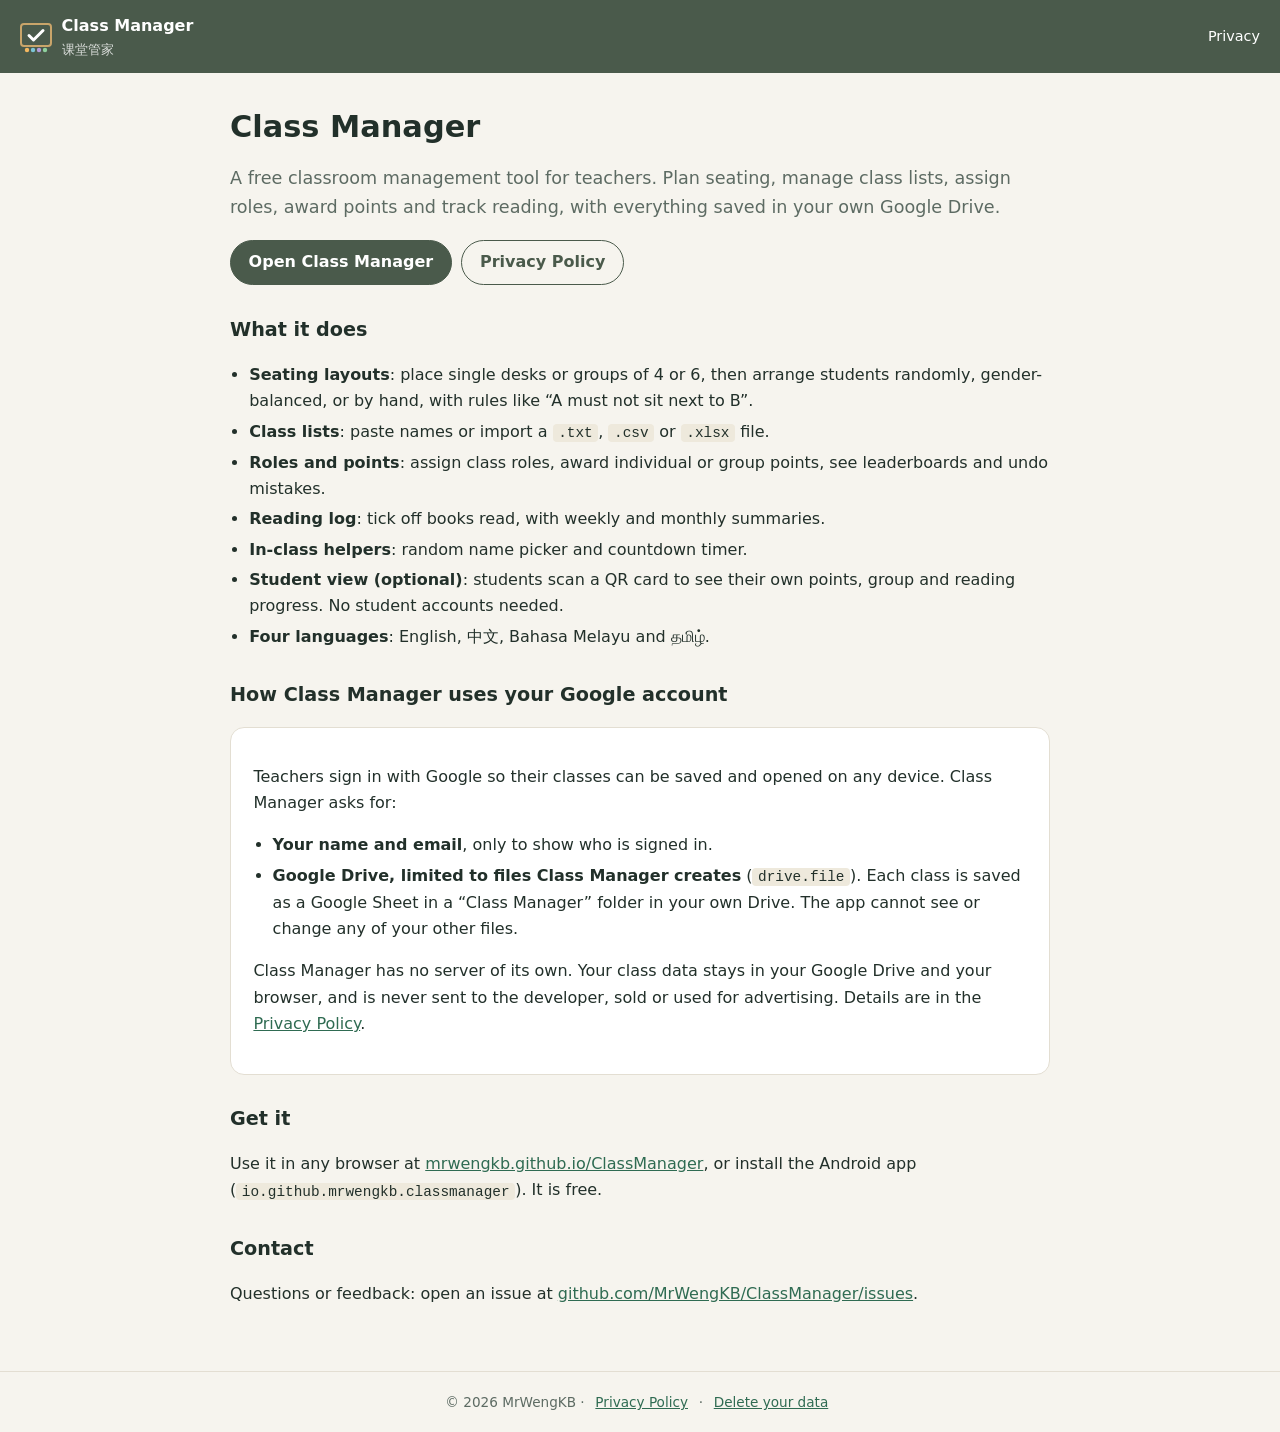
<file: classmanager/index.html>
<!doctype html>
<html lang="en">
<head>
  <meta charset="utf-8">
  <!-- GA-START: Google Analytics (removed when building children's Android apps) -->
  <script async src="https://www.googletagmanager.com/gtag/js?id=G-LVJJ4GY9FC"></script>
  <script>
    window.dataLayer = window.dataLayer || [];
    function gtag(){dataLayer.push(arguments);}
    gtag('js', new Date());
    gtag('config', 'G-LVJJ4GY9FC');
  </script>
  <!-- GA-END -->
  <meta name="viewport" content="width=device-width, initial-scale=1">
  <title>Class Manager · 课堂管家 · Classroom management for teachers</title>
  <meta name="description" content="Class Manager is a free classroom tool for teachers: seating plans, class lists, roles, points and reading logs, saved in your own Google Drive.">
  <link rel="icon" href="favicon.svg" type="image/svg+xml">
  <link rel="stylesheet" href="../style.css">
</head>
<body>
  <header class="top">
    <a href="./"><img src="favicon.svg" alt="" width="32" height="32"><div><b>Class Manager</b><small>课堂管家</small></div></a>
    <nav><a href="privacy.html">Privacy</a></nav>
  </header>
  <main>
    <h1>Class Manager</h1>
    <p class="lead">A free classroom management tool for teachers. Plan seating, manage class lists, assign roles, award points and track reading, with everything saved in your own Google Drive.</p>
    <div class="btns">
      <a class="btn primary" href="https://mrwengkb.github.io/ClassManager/">Open Class Manager</a>
      <a class="btn" href="privacy.html">Privacy Policy</a>
    </div>

    <h2>What it does</h2>
    <ul class="features">
      <li><b>Seating layouts</b>: place single desks or groups of 4 or 6, then arrange students randomly, gender-balanced, or by hand, with rules like “A must not sit next to B”.</li>
      <li><b>Class lists</b>: paste names or import a <code>.txt</code>, <code>.csv</code> or <code>.xlsx</code> file.</li>
      <li><b>Roles and points</b>: assign class roles, award individual or group points, see leaderboards and undo mistakes.</li>
      <li><b>Reading log</b>: tick off books read, with weekly and monthly summaries.</li>
      <li><b>In-class helpers</b>: random name picker and countdown timer.</li>
      <li><b>Student view (optional)</b>: students scan a QR card to see their own points, group and reading progress. No student accounts needed.</li>
      <li><b>Four languages</b>: English, 中文, Bahasa Melayu and தமிழ்.</li>
    </ul>

    <h2>How Class Manager uses your Google account</h2>
    <div class="card">
      <p>Teachers sign in with Google so their classes can be saved and opened on any device. Class Manager asks for:</p>
      <ul class="features">
        <li><b>Your name and email</b>, only to show who is signed in.</li>
        <li><b>Google Drive, limited to files Class Manager creates</b> (<code>drive.file</code>). Each class is saved as a Google Sheet in a “Class Manager” folder in your own Drive. The app cannot see or change any of your other files.</li>
      </ul>
      <p>Class Manager has no server of its own. Your class data stays in your Google Drive and your browser, and is never sent to the developer, sold or used for advertising. Details are in the <a href="privacy.html">Privacy Policy</a>.</p>
    </div>

    <h2>Get it</h2>
    <p>Use it in any browser at <a href="https://mrwengkb.github.io/ClassManager/">mrwengkb.github.io/ClassManager</a>, or install the Android app (<code>io.github.mrwengkb.classmanager</code>). It is free.</p>

    <h2>Contact</h2>
    <p>Questions or feedback: open an issue at <a href="https://github.com/MrWengKB/ClassManager/issues">github.com/MrWengKB/ClassManager/issues</a>.</p>
  </main>
  <footer class="site">© <span data-year>2026</span> MrWengKB · <a href="privacy.html">Privacy Policy</a> · <a href="https://mrwengkb.github.io/ClassManager/delete-account.html">Delete your data</a></footer>
  <script src="../js/main.js"></script>
</body>
</html>
</file>
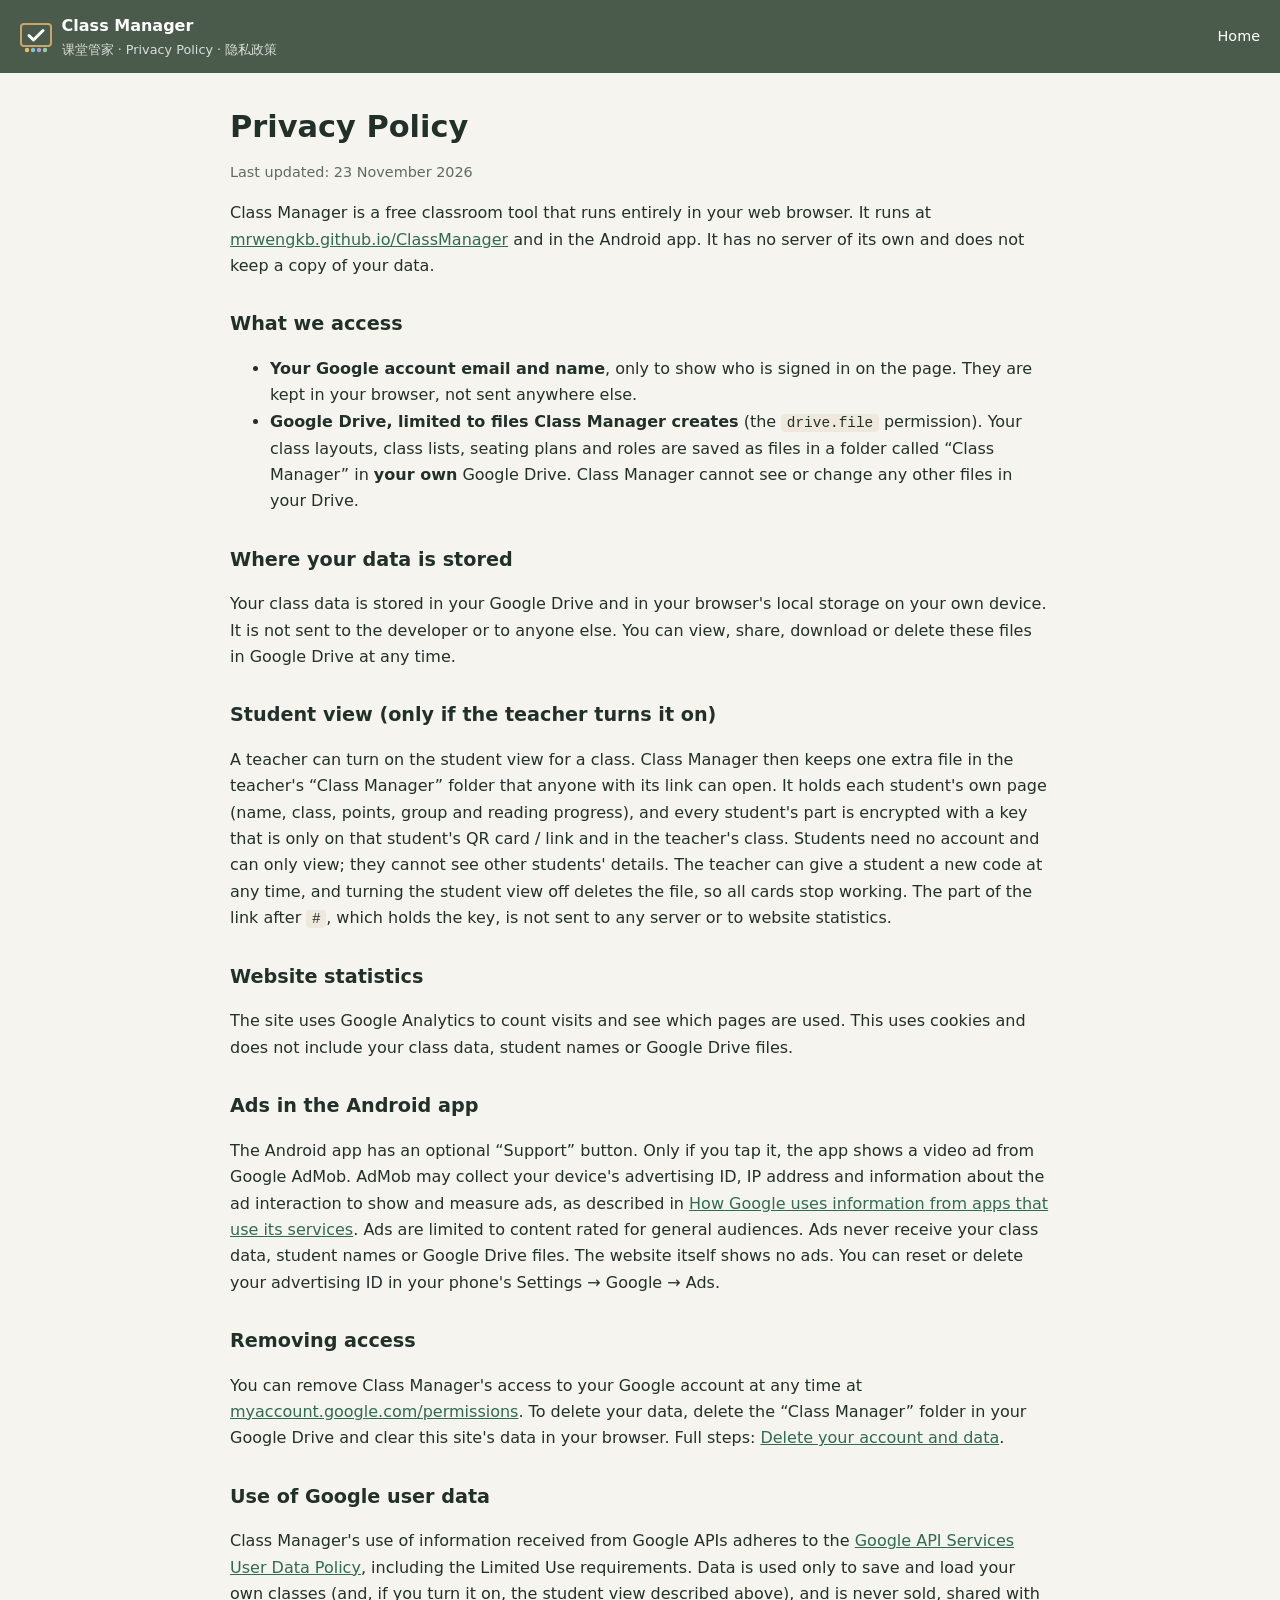
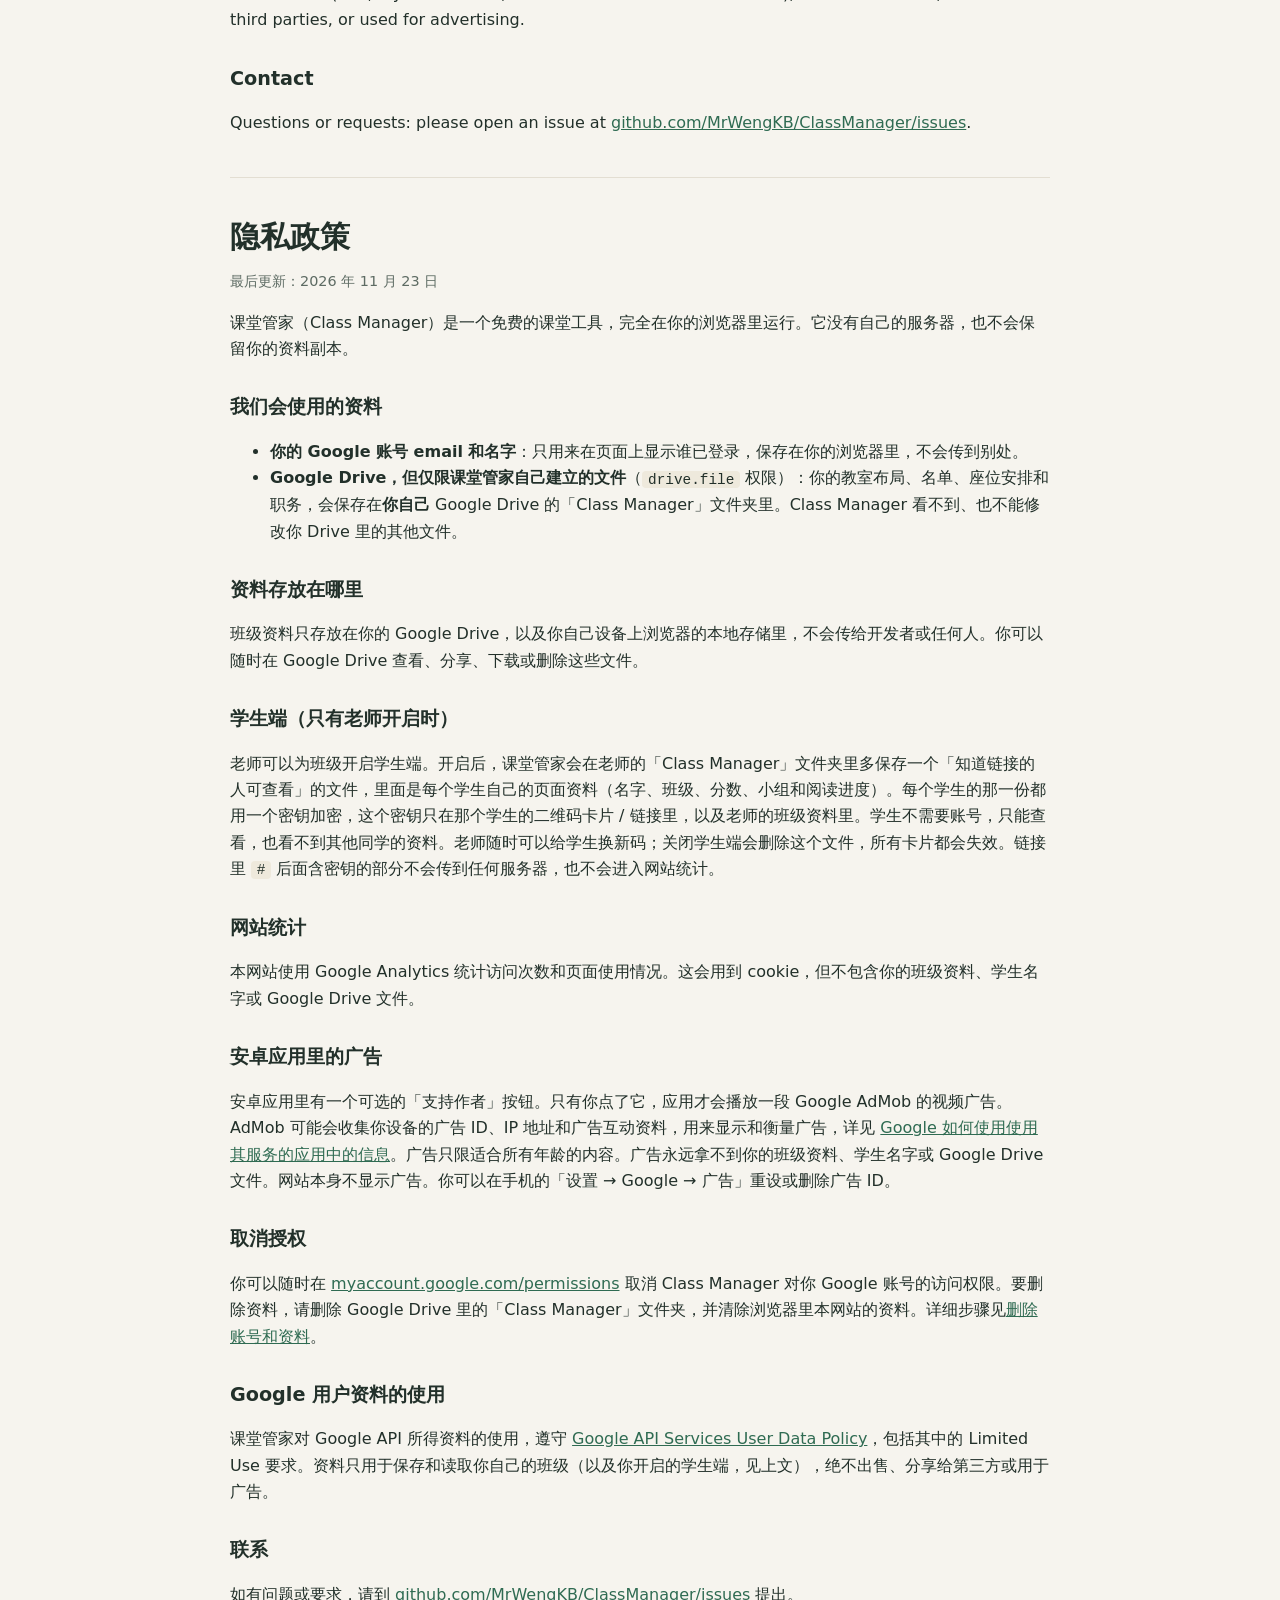
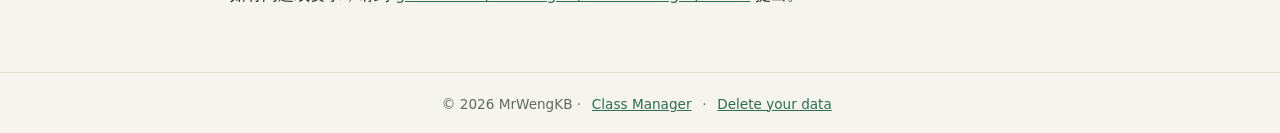
<file: classmanager/privacy.html>
<!doctype html>
<html lang="en">
<head>
  <meta charset="utf-8">
  <!-- GA-START: Google Analytics (removed when building children's Android apps) -->
  <script async src="https://www.googletagmanager.com/gtag/js?id=G-LVJJ4GY9FC"></script>
  <script>
    window.dataLayer = window.dataLayer || [];
    function gtag(){dataLayer.push(arguments);}
    gtag('js', new Date());
    gtag('config', 'G-LVJJ4GY9FC');
  </script>
  <!-- GA-END -->
  <meta name="viewport" content="width=device-width, initial-scale=1">
  <title>Privacy Policy · Class Manager</title>
  <link rel="icon" href="favicon.svg" type="image/svg+xml">
  <link rel="stylesheet" href="../style.css">
</head>
<body>
  <header class="top">
    <a href="./"><img src="favicon.svg" alt="" width="32" height="32"><div><b>Class Manager</b><small>课堂管家 · Privacy Policy · 隐私政策</small></div></a>
    <nav><a href="./">Home</a></nav>
  </header>
  <main>
    <article lang="en">
      <h1>Privacy Policy</h1>
      <p class="muted">Last updated: 23 November 2026</p>
      <p>Class Manager is a free classroom tool that runs entirely in your web browser. It runs at <a href="https://mrwengkb.github.io/ClassManager/">mrwengkb.github.io/ClassManager</a> and in the Android app. It has no server of its own and does not keep a copy of your data.</p>
      <h2>What we access</h2>
      <ul>
        <li><b>Your Google account email and name</b>, only to show who is signed in on the page. They are kept in your browser, not sent anywhere else.</li>
        <li><b>Google Drive, limited to files Class Manager creates</b> (the <code>drive.file</code> permission). Your class layouts, class lists, seating plans and roles are saved as files in a folder called “Class Manager” in <b>your own</b> Google Drive. Class Manager cannot see or change any other files in your Drive.</li>
      </ul>
      <h2>Where your data is stored</h2>
      <p>Your class data is stored in your Google Drive and in your browser's local storage on your own device. It is not sent to the developer or to anyone else. You can view, share, download or delete these files in Google Drive at any time.</p>
      <h2>Student view (only if the teacher turns it on)</h2>
      <p>A teacher can turn on the student view for a class. Class Manager then keeps one extra file in the teacher's “Class Manager” folder that anyone with its link can open. It holds each student's own page (name, class, points, group and reading progress), and every student's part is encrypted with a key that is only on that student's QR card / link and in the teacher's class. Students need no account and can only view; they cannot see other students' details. The teacher can give a student a new code at any time, and turning the student view off deletes the file, so all cards stop working. The part of the link after <code>#</code>, which holds the key, is not sent to any server or to website statistics.</p>
      <h2>Website statistics</h2>
      <p>The site uses Google Analytics to count visits and see which pages are used. This uses cookies and does not include your class data, student names or Google Drive files.</p>
      <h2>Ads in the Android app</h2>
      <p>The Android app has an optional “Support” button. Only if you tap it, the app shows a video ad from Google AdMob. AdMob may collect your device's advertising ID, IP address and information about the ad interaction to show and measure ads, as described in <a href="https://policies.google.com/technologies/partner-sites" target="_blank" rel="noopener">How Google uses information from apps that use its services</a>. Ads are limited to content rated for general audiences. Ads never receive your class data, student names or Google Drive files. The website itself shows no ads. You can reset or delete your advertising ID in your phone's Settings → Google → Ads.</p>
      <h2>Removing access</h2>
      <p>You can remove Class Manager's access to your Google account at any time at <a href="https://myaccount.google.com/permissions" target="_blank" rel="noopener">myaccount.google.com/permissions</a>. To delete your data, delete the “Class Manager” folder in your Google Drive and clear this site's data in your browser. Full steps: <a href="https://mrwengkb.github.io/ClassManager/delete-account.html">Delete your account and data</a>.</p>
      <h2>Use of Google user data</h2>
      <p>Class Manager's use of information received from Google APIs adheres to the <a href="https://developers.google.com/terms/api-services-user-data-policy" target="_blank" rel="noopener">Google API Services User Data Policy</a>, including the Limited Use requirements. Data is used only to save and load your own classes (and, if you turn it on, the student view described above), and is never sold, shared with third parties, or used for advertising.</p>
      <h2>Contact</h2>
      <p>Questions or requests: please open an issue at <a href="https://github.com/MrWengKB/ClassManager/issues" target="_blank" rel="noopener">github.com/MrWengKB/ClassManager/issues</a>.</p>
    </article>
    <hr>
    <article lang="zh-Hans">
      <h1>隐私政策</h1>
      <p class="muted">最后更新：2026 年 11 月 23 日</p>
      <p>课堂管家（Class Manager）是一个免费的课堂工具，完全在你的浏览器里运行。它没有自己的服务器，也不会保留你的资料副本。</p>
      <h2>我们会使用的资料</h2>
      <ul>
        <li><b>你的 Google 账号 email 和名字</b>：只用来在页面上显示谁已登录，保存在你的浏览器里，不会传到别处。</li>
        <li><b>Google Drive，但仅限课堂管家自己建立的文件</b>（<code>drive.file</code> 权限）：你的教室布局、名单、座位安排和职务，会保存在<b>你自己</b> Google Drive 的「Class Manager」文件夹里。Class Manager 看不到、也不能修改你 Drive 里的其他文件。</li>
      </ul>
      <h2>资料存放在哪里</h2>
      <p>班级资料只存放在你的 Google Drive，以及你自己设备上浏览器的本地存储里，不会传给开发者或任何人。你可以随时在 Google Drive 查看、分享、下载或删除这些文件。</p>
      <h2>学生端（只有老师开启时）</h2>
      <p>老师可以为班级开启学生端。开启后，课堂管家会在老师的「Class Manager」文件夹里多保存一个「知道链接的人可查看」的文件，里面是每个学生自己的页面资料（名字、班级、分数、小组和阅读进度）。每个学生的那一份都用一个密钥加密，这个密钥只在那个学生的二维码卡片 / 链接里，以及老师的班级资料里。学生不需要账号，只能查看，也看不到其他同学的资料。老师随时可以给学生换新码；关闭学生端会删除这个文件，所有卡片都会失效。链接里 <code>#</code> 后面含密钥的部分不会传到任何服务器，也不会进入网站统计。</p>
      <h2>网站统计</h2>
      <p>本网站使用 Google Analytics 统计访问次数和页面使用情况。这会用到 cookie，但不包含你的班级资料、学生名字或 Google Drive 文件。</p>
      <h2>安卓应用里的广告</h2>
      <p>安卓应用里有一个可选的「支持作者」按钮。只有你点了它，应用才会播放一段 Google AdMob 的视频广告。AdMob 可能会收集你设备的广告 ID、IP 地址和广告互动资料，用来显示和衡量广告，详见 <a href="https://policies.google.com/technologies/partner-sites" target="_blank" rel="noopener">Google 如何使用使用其服务的应用中的信息</a>。广告只限适合所有年龄的内容。广告永远拿不到你的班级资料、学生名字或 Google Drive 文件。网站本身不显示广告。你可以在手机的「设置 → Google → 广告」重设或删除广告 ID。</p>
      <h2>取消授权</h2>
      <p>你可以随时在 <a href="https://myaccount.google.com/permissions" target="_blank" rel="noopener">myaccount.google.com/permissions</a> 取消 Class Manager 对你 Google 账号的访问权限。要删除资料，请删除 Google Drive 里的「Class Manager」文件夹，并清除浏览器里本网站的资料。详细步骤见<a href="https://mrwengkb.github.io/ClassManager/delete-account.html">删除账号和资料</a>。</p>
      <h2>Google 用户资料的使用</h2>
      <p>课堂管家对 Google API 所得资料的使用，遵守 <a href="https://developers.google.com/terms/api-services-user-data-policy" target="_blank" rel="noopener">Google API Services User Data Policy</a>，包括其中的 Limited Use 要求。资料只用于保存和读取你自己的班级（以及你开启的学生端，见上文），绝不出售、分享给第三方或用于广告。</p>
      <h2>联系</h2>
      <p>如有问题或要求，请到 <a href="https://github.com/MrWengKB/ClassManager/issues" target="_blank" rel="noopener">github.com/MrWengKB/ClassManager/issues</a> 提出。</p>
    </article>
  </main>
  <footer class="site">© <span data-year>2026</span> MrWengKB · <a href="./">Class Manager</a> · <a href="https://mrwengkb.github.io/ClassManager/delete-account.html">Delete your data</a></footer>
  <script src="../js/main.js"></script>
</body>
</html>
</file>
<file: style.css>
:root{--ink:#22302a;--muted:#5d6b63;--brand:#4a5a4b;--gold:#c9a56a;--bg:#f6f4ee;--card:#fff;--line:#e3ded2}
*{box-sizing:border-box}
html{-webkit-text-size-adjust:100%}
body{margin:0;font:16px/1.65 system-ui,-apple-system,"Segoe UI",Roboto,"PingFang SC","Microsoft YaHei",sans-serif;color:var(--ink);background:var(--bg)}
a{color:#2f6b52}
header.top{display:flex;align-items:center;gap:.75rem;padding:.8rem 1.25rem;background:var(--brand);color:#fff}
header.top a{color:#fff;text-decoration:none;display:flex;align-items:center;gap:.6rem}
header.top small{display:block;opacity:.8;font-size:.8rem}
header.top nav{margin-left:auto;display:flex;gap:1rem;font-size:.9rem}
main{max-width:860px;margin:0 auto;padding:2rem 1.25rem 3rem}
h1{font-size:1.9rem;line-height:1.25;margin:.2rem 0 .6rem}
h2{font-size:1.2rem;margin:1.8rem 0 .4rem}
.lead{font-size:1.1rem;color:var(--muted)}
.muted{color:var(--muted);font-size:.9rem}
.card{background:var(--card);border:1px solid var(--line);border-radius:14px;padding:1.25rem 1.4rem;margin:1rem 0}
.card h2{margin-top:0}
.app{display:flex;gap:1rem;align-items:flex-start}
.app img{flex:none}
.btns{display:flex;flex-wrap:wrap;gap:.6rem;margin-top:1rem}
.btn{display:inline-block;padding:.55rem 1.1rem;border-radius:999px;border:1px solid var(--brand);color:var(--brand);text-decoration:none;font-weight:600}
.btn.primary{background:var(--brand);color:#fff}
ul.features{padding-left:1.2rem}
ul.features li{margin:.25rem 0}
code{background:#eee9dc;padding:.05rem .35rem;border-radius:4px;font-size:.9em}
hr{border:0;border-top:1px solid var(--line);margin:2.5rem 0}
footer.site{border-top:1px solid var(--line);padding:1.2rem;text-align:center;font-size:.85rem;color:var(--muted)}
footer.site a{margin:0 .4rem}
</file>
